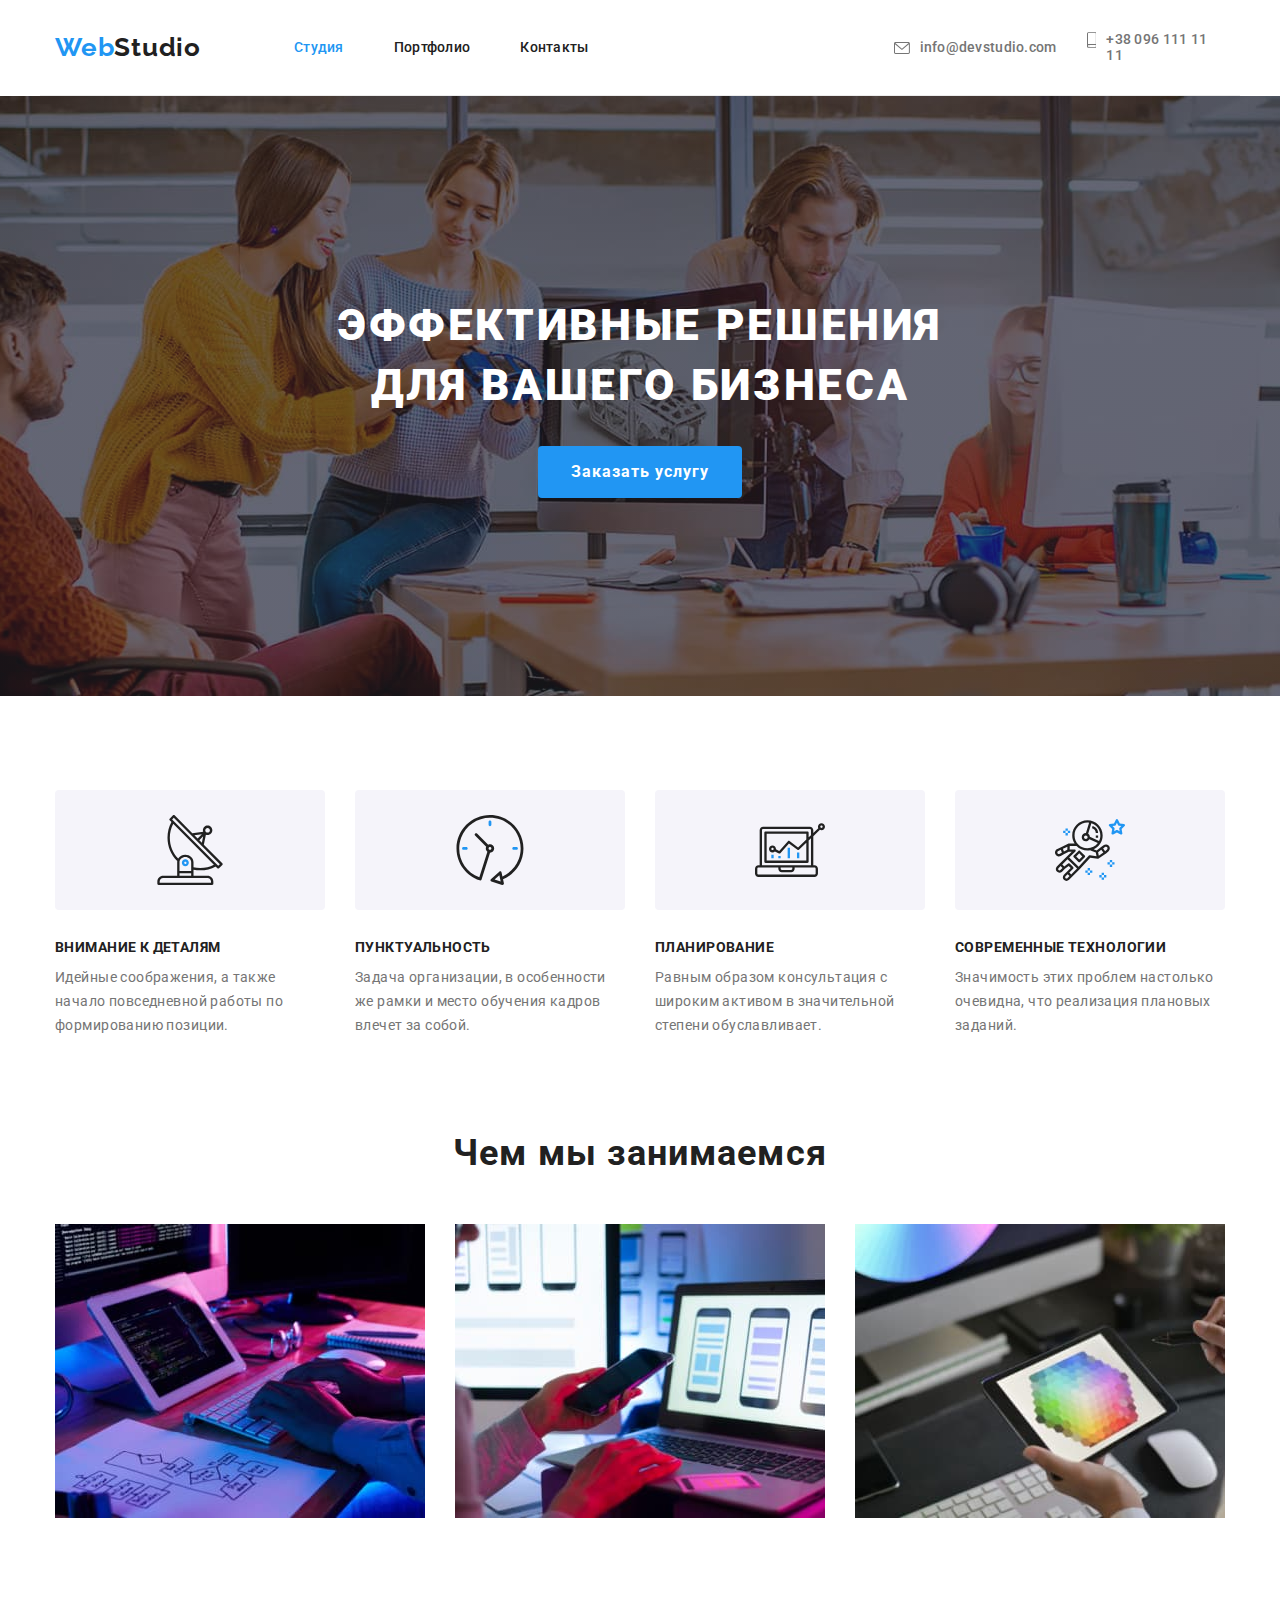
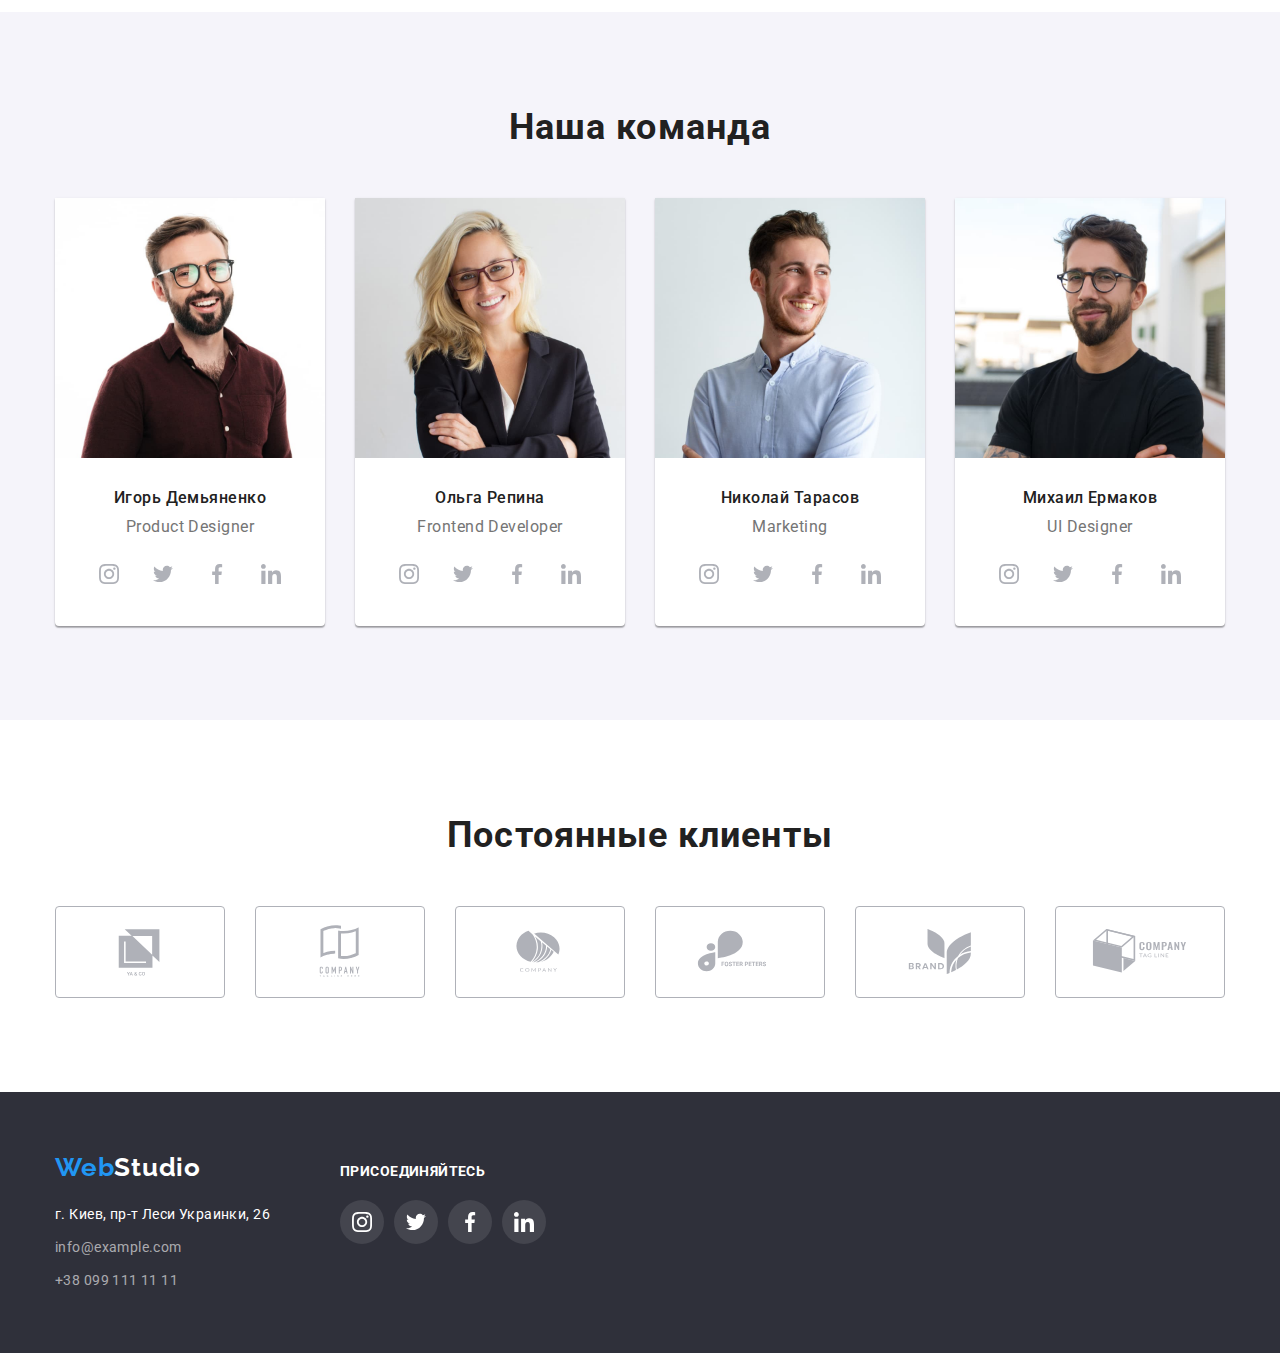
<file: index.html>
<!DOCTYPE html>
<html lang="ru">
  <head>
    <meta charset="UTF-8" />
    <meta http-equiv="X-UA-Compatible" content="IE=edge" />
    <meta name="viewport" content="width=device-width, initial-scale=1.0" />
    <title lang="en">html homework-02</title>
    <link rel="preconnect" href="https://fonts.googleapis.com" />
    <link rel="preconnect" href="https://fonts.gstatic.com" crossorigin />
    <link
      href="https://fonts.googleapis.com/css2?family=Raleway:wght@700&family=Roboto:wght@400;500;700;900&display=swap"
      rel="stylesheet"
    />

    <link
      rel="stylesheet"
      href="https://cdnjs.cloudflare.com/ajax/libs/modern-normalize/1.1.0/modern-normalize.min.css"
    />

    <link rel="stylesheet" href="./css/styles.css" />
  </head>
  <body>
    <!--Header-->
    <header>
      <div class="flex container">
        <nav class="flex vert-center">
          <a class="logo" href="./index.html"> <span class="word-web">Web</span>Studio</a>
          <ul class="flex list">
            <li class="item">
              <a class="nav-link" href=""><span class="word-web">Студия</span></a>
            </li>
            <li class="item">
              <a class="nav-link" href="./portfolio.html">Портфолио</a>
            </li>
            <li class="item">
              <a class="nav-link" href="">Контакты</a>
            </li>
          </ul>
        </nav>
        <ul class="contacts list">
          <li class="item-contacts">
            <a class="mail-phone" href="mailto:info@devstudio.com">
              <svg class="color top-marg" width="16" height="12">
                <use href="./images/icons.svg#header-envelope"></use>
              </svg>
              info@devstudio.com
            </a>
          </li>
          <li class="item-contacts">
            <a class="mail-phone" href="tel:+380961111111">
              <svg class="color" width="10" height="16">
                <use href="./images/icons.svg#header-smartphone"></use>
              </svg>
              +38 096 111 11 11
            </a>
          </li>
        </ul>
      </div>
    </header>

    <!--Main-->
    <main>
      <!--Блок Герой-->
      <section class="hero">
        <div class="overlay">
          <h1 class="hero-title">
            Эффективные решения <br />
            для вашего бизнеса
          </h1>
          <button type="button" class="hero-button">Заказать услугу</button>
        </div>
      </section>
      <!--Блок "Наши достоинства" -->
      <section class="section">
        <div class="container">
          <!--Условный заголовок секции-->
          <h2 hidden class="section-title">Наши достоинства</h2>
          <ul class="our-advant-set list">
            <li class="item-adv">
              <div class="thumb">
                <svg width="70" height="70">
                  <use href="./images/icons.svg#advant-antenna"></use>
                </svg>
              </div>
              <h3 class="section-subtitle">Внимание к деталям</h3>
              <p class="section-paragraph">
                Идейные соображения, а также начало повседневной работы по формированию позиции.
              </p>
            </li>
            <li class="item-adv">
              <div class="thumb">
                <svg width="70" height="70">
                  <use href="./images/icons.svg#advant-clock"></use>
                </svg>
              </div>
              <h3 class="section-subtitle">Пунктуальность</h3>
              <p class="section-paragraph">
                Задача организации, в особенности же рамки и место обучения кадров влечет за собой.
              </p>
            </li>
            <li class="item-adv">
              <div class="thumb">
                <svg width="70" height="70">
                  <use href="./images/icons.svg#advant-diagram"></use>
                </svg>
              </div>
              <h3 class="section-subtitle">Планирование</h3>
              <p class="section-paragraph">
                Равным образом консультация с широким активом в значительной степени обуславливает.
              </p>
            </li>
            <li class="item-adv">
              <div class="thumb">
                <svg width="70" height="70">
                  <use href="./images/icons.svg#advant-astronaut"></use>
                </svg>
              </div>
              <h3 class="section-subtitle">Современные технологии</h3>
              <p class="section-paragraph">
                Значимость этих проблем настолько очевидна, что реализация плановых заданий.
              </p>
            </li>
          </ul>
        </div>
      </section>
      <!--Блок "Чем мы занимаемся"-->
      <section class="section no-padding-top">
        <div class="container">
          <h2 class="section-title">Чем мы занимаемся</h2>
          <ul class="flex list">
            <li class="our-business">
              <img
                class="no-bottom-space"
                src="./images/img-box1.jpg"
                alt="Фото деятельности-1"
                width="370"
              />
            </li>
            <li class="our-business">
              <img
                class="no-bottom-space"
                src="./images/img-box2.jpg"
                alt="Фото деятельности-2"
                width="370"
              />
            </li>
            <li class="our-business">
              <img
                class="no-bottom-space"
                src="./images/img-box3.jpg"
                alt="Фото деятельности-3"
                width="370"
              />
            </li>
          </ul>
        </div>
      </section>
      <!--Блок "Наша команда"-->
      <section class="section grey">
        <div class="container">
          <h2 class="section-title">Наша команда</h2>
          <ul class="flex list">
            <!-- Демьяненко -->
            <li class="team-item">
              <img
                class="no-bottom-space"
                src="./images/img-demjanenko.jpg"
                alt="Игорь Демьяненко"
                width="270"
              />
              <div class="title-paragr">
                <h3 class="team-title">Игорь Демьяненко</h3>
                <p class="team-paragraph" lang="en">Product Designer</p>
              </div>

              <!-- Блок соцсети с ховером для Демьяненко-->
              <div class="soc-net">
                <ul class="flex list">
                  <li class="soc-item">
                    <a class="soc-net-icon" href="http://instagram.com">
                      <svg class="icon-color" width="20" height="20">
                        <use href="./images/icons.svg#instagram"></use>
                      </svg>
                    </a>
                  </li>
                  <li class="soc-item">
                    <a class="soc-net-icon" href="http://twitter.com">
                      <svg class="icon-color" width="20" height="20">
                        <use href="./images/icons.svg#twitter"></use>
                      </svg>
                    </a>
                  </li>
                  <li class="soc-item">
                    <a class="soc-net-icon" href="http://facebook.com">
                      <svg class="icon-color" width="20" height="20">
                        <use href="./images/icons.svg#facebook"></use>
                      </svg>
                    </a>
                  </li>
                  <li class="soc-item">
                    <a class="soc-net-icon" href="http://linkedin.com">
                      <svg class="icon-color" width="20" height="20">
                        <use href="./images/icons.svg#linkedin"></use>
                      </svg>
                    </a>
                  </li>
                </ul>
              </div>
            </li>

            <!-- Репина -->
            <li class="team-item">
              <img
                class="no-bottom-space"
                src="./images/img-repina.jpg"
                alt="Ольга Репина"
                width="270"
              />
              <div class="title-paragr">
                <h3 class="team-title">Ольга Репина</h3>
                <p class="team-paragraph" lang="en">Frontend Developer</p>
              </div>

              <!-- Блок соцсети с ховером для Репиной-->
              <div class="soc-net">
                <ul class="flex list">
                  <li class="soc-item">
                    <a class="soc-net-icon" href="http://instagram.com">
                      <svg class="icon-color" width="20" height="20">
                        <use href="./images/icons.svg#instagram"></use>
                      </svg>
                    </a>
                  </li>
                  <li class="soc-item">
                    <a class="soc-net-icon" href="http://twitter.com">
                      <svg class="icon-color" width="20" height="20">
                        <use href="./images/icons.svg#twitter"></use>
                      </svg>
                    </a>
                  </li>
                  <li class="soc-item">
                    <a class="soc-net-icon" href="http://facebook.com">
                      <svg class="icon-color" width="20" height="20">
                        <use href="./images/icons.svg#facebook"></use>
                      </svg>
                    </a>
                  </li>
                  <li class="soc-item">
                    <a class="soc-net-icon" href="http://linkedin.com">
                      <svg class="icon-color" width="20" height="20">
                        <use href="./images/icons.svg#linkedin"></use>
                      </svg>
                    </a>
                  </li>
                </ul>
              </div>
            </li>

            <!-- Тарасов -->
            <li class="team-item">
              <img
                class="no-bottom-space"
                src="./images/img-tarasov.jpg"
                alt="Николай Тарасов"
                width="270"
              />
              <div class="title-paragr">
                <h3 class="team-title">Николай Тарасов</h3>
                <p class="team-paragraph" lang="en">Marketing</p>
              </div>

              <!-- Блок соцсети с ховером для Тарасова-->
              <div class="soc-net">
                <ul class="flex list">
                  <li class="soc-item">
                    <a class="soc-net-icon" href="http://instagram.com">
                      <svg class="icon-color" width="20" height="20">
                        <use href="./images/icons.svg#instagram"></use>
                      </svg>
                    </a>
                  </li>
                  <li class="soc-item">
                    <a class="soc-net-icon" href="http://twitter.com">
                      <svg class="icon-color" width="20" height="20">
                        <use href="./images/icons.svg#twitter"></use>
                      </svg>
                    </a>
                  </li>
                  <li class="soc-item">
                    <a class="soc-net-icon" href="http://facebook.com">
                      <svg class="icon-color" width="20" height="20">
                        <use href="./images/icons.svg#facebook"></use>
                      </svg>
                    </a>
                  </li>
                  <li class="soc-item">
                    <a class="soc-net-icon" href="http://linkedin.com">
                      <svg class="icon-color" width="20" height="20">
                        <use href="./images/icons.svg#linkedin"></use>
                      </svg>
                    </a>
                  </li>
                </ul>
              </div>
            </li>

            <!-- Ермаков -->
            <li class="team-item">
              <img
                class="no-bottom-space"
                src="./images/img-ermakov.jpg"
                alt="Михаил Ермаков"
                width="270"
              />
              <div class="title-paragr">
                <h3 class="team-title">Михаил Ермаков</h3>
                <p class="team-paragraph" lang="en">UI Designer</p>
              </div>

              <!-- Блок соцсети с ховером для Ермакова-->
              <div class="soc-net">
                <ul class="flex list">
                  <li class="soc-item">
                    <a class="soc-net-icon" href="http://instagram.com">
                      <svg class="icon-color" width="20" height="20">
                        <use href="./images/icons.svg#instagram"></use>
                      </svg>
                    </a>
                  </li>
                  <li class="soc-item">
                    <a class="soc-net-icon" href="http://twitter.com">
                      <svg class="icon-color" width="20" height="20">
                        <use href="./images/icons.svg#twitter"></use>
                      </svg>
                    </a>
                  </li>
                  <li class="soc-item">
                    <a class="soc-net-icon" href="http://facebook.com">
                      <svg class="icon-color" width="20" height="20">
                        <use href="./images/icons.svg#facebook"></use>
                      </svg>
                    </a>
                  </li>
                  <li class="soc-item">
                    <a class="soc-net-icon" href="http://linkedin.com">
                      <svg class="icon-color" width="20" height="20">
                        <use href="./images/icons.svg#linkedin"></use>
                      </svg>
                    </a>
                  </li>
                </ul>
              </div>
            </li>
          </ul>
        </div>
      </section>
      <!-- Блок Постоянные клиенты -->
      <section class="section">
        <div class="container">
          <h2 class="section-title">Постоянные клиенты</h2>
          <ul class="box-clients list">
            <li class="client-item">
              <a class="clients" href="">
                <svg class="client-icon" width="106" height="60">
                  <use href="./images/icons.svg#client1"></use>
                </svg>
              </a>
            </li>
            <li class="client-item">
              <a class="clients" href="">
                <svg class="client-icon" width="106" height="60">
                  <use href="./images/icons.svg#client2"></use>
                </svg>
              </a>
            </li>
            <li class="client-item">
              <a class="clients" href="">
                <svg class="client-icon" width="106" height="60">
                  <use href="./images/icons.svg#client3"></use>
                </svg>
              </a>
            </li>
            <li class="client-item">
              <a class="clients" href="">
                <svg class="client-icon" width="106" height="60">
                  <use href="./images/icons.svg#client4"></use>
                </svg>
              </a>
            </li>
            <li class="client-item">
              <a class="clients" href="">
                <svg class="client-icon" width="106" height="60">
                  <use href="./images/icons.svg#client5"></use>
                </svg>
              </a>
            </li>
            <li class="client-item">
              <a class="clients" href="">
                <svg class="client-icon" width="106" height="60">
                  <use href="./images/icons.svg#client6"></use>
                </svg>
              </a>
            </li>
          </ul>
        </div>
      </section>
    </main>

    <!--Footer-->
    <footer class="footer">
      <div class="container">
        <ul class="footer-flex list">
          <li>
            <div class="no-right-margin">
              <a class="logo logo-footer" href="./index.html"
                ><span class="word-web">Web</span>Studio</a
              >
              <address>
                <ul class="contacts-footer list">
                  <li class="item-footer">
                    <p class="address-footer">г. Киев, пр-т Леси Украинки, 26</p>
                  </li>
                  <li class="item-footer">
                    <a class="link-footer" href="mailto:info@example.com">info@example.com</a>
                  </li>
                  <li class="item-footer">
                    <a class="link-footer" href="tel:+380991111111">+38 099 111 11 11</a>
                  </li>
                </ul>
              </address>
            </div>
          </li>
          <li>
            <!-- Иконки соцсетей Присоединяйтесь -->
            <div class="join">
              <h3 class="section-subtitle foot-subtitle">Присоединяйтесь</h3>
              <ul class="footer-flex list">
                <li class="foot-soc-item">
                  <a class="soc-net-icon different-colors" href="http://instagram.com">
                    <svg class="foot-icon-col" width="20" height="20">
                      <use href="./images/icons.svg#instagram"></use>
                    </svg>
                  </a>
                </li>
                <li class="foot-soc-item">
                  <a class="soc-net-icon different-colors" href="http://twitter.com">
                    <svg class="foot-icon-col" width="20" height="20">
                      <use href="./images/icons.svg#twitter"></use>
                    </svg>
                  </a>
                </li>
                <li class="foot-soc-item">
                  <a class="soc-net-icon different-colors" href="http://facebook.com">
                    <svg class="foot-icon-col" width="20" height="20">
                      <use href="./images/icons.svg#facebook"></use>
                    </svg>
                  </a>
                </li>
                <li class="foot-soc-item">
                  <a class="soc-net-icon different-colors" href="http://linkedin.com">
                    <svg class="foot-icon-col" width="20" height="20">
                      <use href="./images/icons.svg#linkedin"></use>
                    </svg>
                  </a>
                </li>
              </ul>
            </div>
          </li>
        </ul>
      </div>
    </footer>
  </body>
</html>
</file>
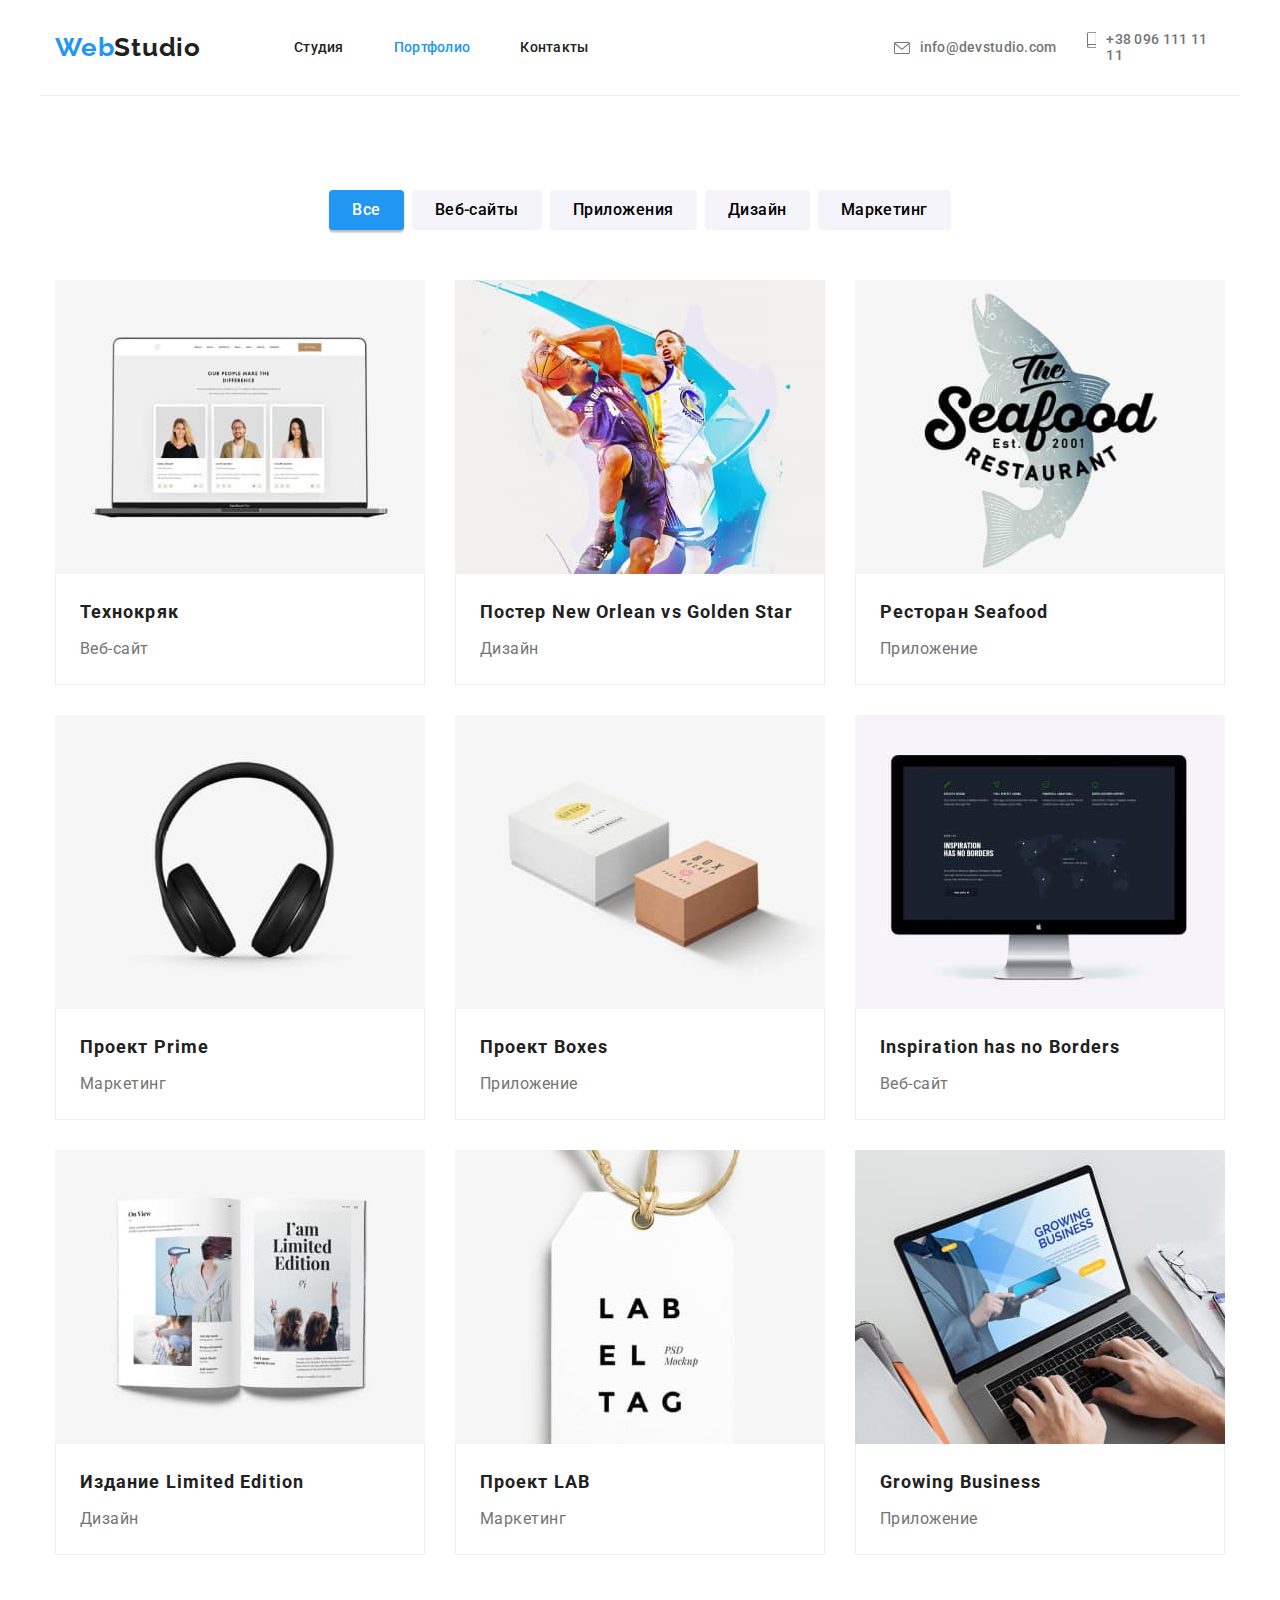
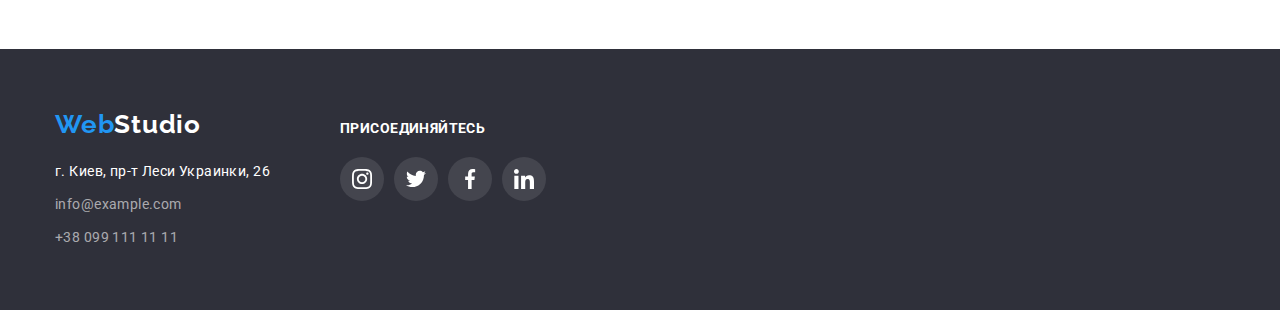
<file: portfolio.html>
<!DOCTYPE html>
<html lang="ru">
  <head>
    <meta charset="UTF-8" />
    <meta http-equiv="X-UA-Compatible" content="IE=edge" />
    <meta name="viewport" content="width=device-width, initial-scale=1.0" />
    <title lang="en">html homework-02</title>
    <link rel="preconnect" href="https://fonts.googleapis.com" />
    <link rel="preconnect" href="https://fonts.gstatic.com" crossorigin />
    <link
      href="https://fonts.googleapis.com/css2?family=Raleway:wght@700&family=Roboto:wght@400;500;700;900&display=swap"
      rel="stylesheet"
    />
    <link
      rel="stylesheet"
      href="https://cdnjs.cloudflare.com/ajax/libs/modern-normalize/1.1.0/modern-normalize.min.css"
    />
    <link rel="stylesheet" href="./css/styles.css" />
  </head>
  <body>
    <!--Header-->
    <header>
      <div class="flex container">
        <nav class="flex vert-center">
          <a class="logo" href="./index.html"> <span class="word-web">Web</span>Studio</a>
          <ul class="flex list">
            <li class="item">
              <a class="nav-link" href="./index.html">Студия</a>
            </li>
            <li class="item">
              <a class="nav-link" href="./portfolio.html"
                ><span class="word-web">Портфолио</span></a
              >
            </li>
            <li class="item">
              <a class="nav-link" href="">Контакты</a>
            </li>
          </ul>
        </nav>
        <ul class="contacts list">
          <li class="item-contacts">
            <a class="mail-phone" href="mailto:info@devstudio.com">
              <svg class="color top-marg" width="16" height="12">
                <use href="./images/icons.svg#header-envelope"></use>
              </svg>
              info@devstudio.com
            </a>
          </li>
          <li class="item-contacts">
            <a class="mail-phone" href="tel:+380961111111">
              <svg class="color" width="10" height="16">
                <use href="./images/icons.svg#header-smartphone"></use>
              </svg>
              +38 096 111 11 11</a
            >
          </li>
        </ul>
      </div>
    </header>

    <!--Main-->
    <main>
      <section class="section">
        <div class="container">
          <!-- Условный заголовок секции -->
          <h1 hidden>Наше портфолио</h1>
          <!-- Список кнопок -->
          <ul class="filter-flex list">
            <li class="portfolio-menu">
              <button type="button" class="filter-buttons current-button">Все</button>
            </li>
            <li class="portfolio-menu">
              <button type="button" class="filter-buttons">Веб-сайты</button>
            </li>
            <li class="portfolio-menu">
              <button type="button" class="filter-buttons">Приложения</button>
            </li>
            <li class="portfolio-menu">
              <button type="button" class="filter-buttons">Дизайн</button>
            </li>
            <li class="portfolio-menu">
              <button type="button" class="filter-buttons">Маркетинг</button>
            </li>
          </ul>
          <!-- Список работ в портфолио-->
          <ul class="portfolio list">
            <li class="portfolio-item">
              <a class="portfolio-link" href="">
                <img
                  class="no-bottom-space"
                  src="./images/img-portfolio-technokrjack.jpg"
                  alt="Технокряк"
                  width="370"
                  height="294"
                />
                <div class="portfolio-name">
                  <h2 class="portfolio-title">Технокряк</h2>
                  <p class="portfolio-paragraph">Веб-сайт</p>
                </div>
              </a>
            </li>
            <li class="portfolio-item">
              <a class="portfolio-link" href="">
                <img
                  class="no-bottom-space"
                  src="./images/img-portfolio-new-orlean.jpg"
                  alt="Постер New Orlean vs Golden Star"
                  width="370"
                  height="294"
                />
                <div class="portfolio-name">
                  <h2 class="portfolio-title">Постер New Orlean vs Golden Star</h2>
                  <p class="portfolio-paragraph">Дизайн</p>
                </div>
              </a>
            </li>
            <li class="portfolio-item">
              <a class="portfolio-link" href="">
                <img
                  class="no-bottom-space"
                  src="./images/img-portfolio-seafood.jpg"
                  alt="Ресторан Seafood"
                  width="370"
                  height="294"
                />
                <div class="portfolio-name">
                  <h2 class="portfolio-title">Ресторан Seafood</h2>
                  <p class="portfolio-paragraph">Приложение</p>
                </div>
              </a>
            </li>
            <li class="portfolio-item">
              <a class="portfolio-link" href="">
                <img
                  class="no-bottom-space"
                  src="./images/img-portfolio-prime.jpg"
                  alt="Проект Prime"
                  width="370"
                  height="294"
                />
                <div class="portfolio-name">
                  <h2 class="portfolio-title">Проект Prime</h2>
                  <p class="portfolio-paragraph">Маркетинг</p>
                </div>
              </a>
            </li>
            <li class="portfolio-item">
              <a class="portfolio-link" href="">
                <img
                  class="no-bottom-space"
                  src="./images/img-portfolio-boxes.jpg"
                  alt="Проект Boxes"
                  width="370"
                  height="294"
                />
                <div class="portfolio-name">
                  <h2 class="portfolio-title">Проект Boxes</h2>
                  <p class="portfolio-paragraph">Приложение</p>
                </div>
              </a>
            </li>
            <li class="portfolio-item">
              <a class="portfolio-link" href="">
                <img
                  class="no-bottom-space"
                  src="./images/img-portfolio-inspiration.jpg"
                  alt="Inspiration has no Borders"
                  width="370"
                  height="294"
                />
                <div class="portfolio-name">
                  <h2 class="portfolio-title">Inspiration has no Borders</h2>
                  <p class="portfolio-paragraph">Веб-сайт</p>
                </div>
              </a>
            </li>
            <li class="portfolio-item">
              <a class="portfolio-link" href="">
                <img
                  class="no-bottom-space"
                  src="./images/img-portfolio-limited-edition.jpg"
                  alt="Издание Limited Edition"
                  width="370"
                  height="294"
                />
                <div class="portfolio-name">
                  <h2 class="portfolio-title">Издание Limited Edition</h2>
                  <p class="portfolio-paragraph">Дизайн</p>
                </div>
              </a>
            </li>
            <li class="portfolio-item">
              <a class="portfolio-link" href="">
                <img
                  class="no-bottom-space"
                  src="./images/img-portfolio-lab.jpg"
                  alt="Проект LAB"
                  width="370"
                  height="294"
                />
                <div class="portfolio-name">
                  <h2 class="portfolio-title">Проект LAB</h2>
                  <p class="portfolio-paragraph">Маркетинг</p>
                </div>
              </a>
            </li>
            <li class="portfolio-item">
              <a class="portfolio-link" href="">
                <img
                  class="no-bottom-space"
                  src="./images/img-portfolio-growing-bis.jpg"
                  alt="Growing Business"
                  width="370"
                  height="294"
                />
                <div class="portfolio-name">
                  <h2 class="portfolio-title">Growing Business</h2>
                  <p class="portfolio-paragraph">Приложение</p>
                </div>
              </a>
            </li>
          </ul>
        </div>
      </section>
    </main>

    <!--Footer-->
    <footer class="footer">
      <div class="container">
        <ul class="footer-flex list">
          <li>
            <div class="no-right-margin">
              <a class="logo logo-footer" href="./index.html"
                ><span class="word-web">Web</span>Studio</a
              >
              <address>
                <ul class="contacts-footer list">
                  <li class="item-footer">
                    <p class="address-footer">г. Киев, пр-т Леси Украинки, 26</p>
                  </li>
                  <li class="item-footer">
                    <a class="link-footer" href="mailto:info@example.com">info@example.com</a>
                  </li>
                  <li class="item-footer">
                    <a class="link-footer" href="tel:+380991111111">+38 099 111 11 11</a>
                  </li>
                </ul>
              </address>
            </div>
          </li>
          <li>
            <!-- Иконки соцсетей Присоединяйтесь -->
            <div class="join">
              <h3 class="section-subtitle foot-subtitle">Присоединяйтесь</h3>
              <ul class="footer-flex list">
                <li class="foot-soc-item">
                  <a class="soc-net-icon different-colors" href="http://instagram.com">
                    <svg class="foot-icon-col" width="20" height="20">
                      <use href="./images/icons.svg#instagram"></use>
                    </svg>
                  </a>
                </li>
                <li class="foot-soc-item">
                  <a class="soc-net-icon different-colors" href="http://twitter.com">
                    <svg class="foot-icon-col" width="20" height="20">
                      <use href="./images/icons.svg#twitter"></use>
                    </svg>
                  </a>
                </li>
                <li class="foot-soc-item">
                  <a class="soc-net-icon different-colors" href="http://facebook.com">
                    <svg class="foot-icon-col" width="20" height="20">
                      <use href="./images/icons.svg#facebook"></use>
                    </svg>
                  </a>
                </li>
                <li class="foot-soc-item">
                  <a class="soc-net-icon different-colors" href="http://linkedin.com">
                    <svg class="foot-icon-col" width="20" height="20">
                      <use href="./images/icons.svg#linkedin"></use>
                    </svg>
                  </a>
                </li>
              </ul>
            </div>
          </li>
        </ul>
      </div>
    </footer>
  </body>
</html>
</file>
<file: css/styles.css>
:root {
/* Цвета шрифта */
  --primary-color: #212121;
  --secondary-color: #757575;
  --accent-color: #2196F3;
  --accent-button-color: #fff;
  --hero-title-color: #fff;
  --footer-font-color: #fff;
  --link-footer-color: rgba(255, 255, 255, 0.6);
/* Цвета фона */
  --primary-bgr-color: #fff;
  --accent-bgr-color: #2196F3;
  --hero-butt-active: #188CE8;
  --hero-bgr-color: #C4C4C4;
  --advant-iconbgr-col: #F5F4FA;

  --icon-bgr-color: #fff;
  --icon-color: #AFB1B8;

  --clients-icon-bgr-col: #fff;
  --clients-icon-color: #AFB1B8;
  --clients-border-col: #AFB1B8;

  --footer-bgr-color: #2F303A;
  --footer-icon-color: #fff;
  --team-bgr-color: #F5F4FA;
  --filter-butt-bgr-col: #F5F4FA;
/* Цвет рамок */
  --border-bottom-header: #ECECEC;
  --border-bottom-card: #EEEEEE;
}



html {
  box-sizing: border-box;
}

*,
*::before,
*::after {
  box-sizing: inherit;
}


body {
  margin: 0;
  color: var(--primary-color);
  /* background-color: #fff; */
  font-family: 'Roboto', sans-serif;
  font-size: 14px;
}

.list {
  list-style: none;
  padding: 0;
  margin: 0;

}

.container {
  width: 1200px;
  margin: 0 auto;
  padding-left: 15px;
  padding-right: 15px;
  /* outline: 2px solid tomato; */
}



/* Логотип */
.logo {
  margin-right: 93px;

  color: inherit;
  text-decoration: none;
  
  font-family: "Raleway", sans-serif;
  font-weight: 700;
  font-size: 26px;
  line-height: 1.19;
  letter-spacing: 0.03em;
}

.word-web {
  color: var(--accent-color);
}

/* Site navigation */


.flex {
  display: flex;
}

.vert-center {
  align-items: center;
}


.flex.container {
  border-bottom: 1px solid var(--border-bottom-header);
}


.flex.list .item:not(:last-child) {
  margin-right: 50px;
}

.nav-link {
  color: inherit;
  text-decoration: none;
 
  font-weight: 500;
  /* font-size: 14px; */
  line-height: 1.14;
  letter-spacing: 0.02em;
}
.nav-link:hover,
.nav-link:focus {
  color: var(--accent-color);
}

.flex.list .nav-link {
  display: flex;
  padding-top: 32px;
  padding-bottom: 31px;
}


                /* Е-мейл и адрес */
.contacts {
  display: flex;
  align-items: center;
  margin-left: 305px;
  }

.item-contacts {
  display: flex;
}

.mail-phone {
  display: flex; 
  
  color: var(--secondary-color);
  text-decoration: none;
  font-weight: 500;
  /* font-size: 14px; */
  line-height: 1.14;
  letter-spacing: 0.02em;
}

.color {
  fill: currentColor;
  margin-right: 10px;
}

.top-marg {
  margin-top: 2px;
}

.mail-phone:hover,
.mail-phone:focus {
  color: var(--accent-color);
}

.contacts.list .mail-phone {
  padding-top: 32px;
  padding-bottom: 31px;
}

.contacts.list .item-contacts + .item-contacts {
  margin-left: 30px;
}





                    /* Hero */
.hero {
  /* padding-top: 200px;
  padding-bottom: 200px; */
  margin-left: auto;
  margin-right: auto; 
  text-align: center;
  
  /* outline: 10px solid tomato; */
}

.overlay {
  max-width: 1600px;
  height: 600px;
  margin-left: auto;
  margin-right: auto;
  background: linear-gradient(
    to right, 
    rgba(47, 48, 58, 0.4),
    rgba(47, 48, 58, 0.4)
    ), url('../images/bgr-image-optim.jpg');
  background-position: center;
  background-size: cover;
  background-color: var(--hero-bgr-color);
}


.hero-title {
  margin-top: 0;
  margin-bottom: 30px;
  padding-top: 200px;

  color: var(--hero-title-color);
  
  font-weight: 900;
  font-size: 44px;
  line-height: 1.36;
  letter-spacing: 0.06em;
  text-transform: uppercase;
}

.hero-button {
  display: inline-block;
  border-radius: 4px;
  border: 1px solid transparent;
  padding: 10px 32px;
  min-width: 200px;

  /* margin-bottom: 200px; */

  color: var(--accent-button-color);
    background-color: var(--accent-bgr-color);

    font-family: inherit;
    font-weight: 700;
    font-size: 16px;
    line-height: 1.875;
    /* align-items: center;
    text-align: center; */
    letter-spacing: 0.06em;
}

.hero-button:hover,
.hero-button:focus {
  color: var(--accent-button-color);
  background-color: var(--hero-butt-active);
  cursor: pointer;
}

.section {
  padding-top: 94px;
  padding-bottom: 94px;
}

.no-padding-top {
  padding-top: 0;
}
/* Наши достоинства */

.section-title {
  margin-top: 0;
  margin-bottom: 50px;
  font-weight: 700;
  font-size: 36px;
  line-height: 1.17;
  text-align: center;
  letter-spacing: 0.03em;
}

.our-advant-set {
  display: flex;
  column-gap: 30px;
}

.our-advant-set .item-adv {
  flex-basis: calc((100% - 90px) / 4);
}

.thumb {
  display: flex;
  width: 270px;
  height: 120px;
  border-radius: 4px;

  align-items: center;
  justify-content: center;
  margin-bottom: 30px;
  background: var(--advant-iconbgr-col);
}


.section-subtitle {
  margin-top: 0;
  margin-bottom: 10px;
  
  font-weight: 700;
  font-size: 14px;
  line-height: 1.14;
  letter-spacing: 0.03em;
  text-transform: uppercase;
}

.section-paragraph {
  margin-top: 0;
  margin-bottom: 0;
  color: var(--secondary-color);
  
  /* font-weight: 400; */
  /* font-size: 14px; */
  line-height: 1.71;
  letter-spacing: 0.03em;
}


/* Чем мы занимаемся */

.no-bottom-space {
  /* Убирает зазор снизу картинки */
  display: flex;
}

.our-business:not(:last-child) {
  margin-right: 30px;
}


/* Наша команда */
.grey {
  background-color: var(--team-bgr-color);
}

.team-item {
  background: var(--primary-bgr-color); 
  box-shadow: 0px 1px 3px rgba(0, 0, 0, 0.12), 
  0px 1px 1px rgba(0, 0, 0, 0.14), 
  0px 2px 1px rgba(0, 0, 0, 0.2);
  border-radius: 0px 0px 4px 4px;
}

.team-item:not(:last-child) {
  margin-right: 30px;
}

.title-paragr {
  padding: 30px 0 16px 0;
}

.team-title {
  margin-top: 0;
  margin-bottom: 10px;

  text-align: center;
  font-weight: 500;
  font-size: 16px;
  line-height: 1.19;
  letter-spacing: 0.03em;
}

.team-paragraph {
  margin: 0;

  text-align: center;
    /* font-weight: 400; */
  font-size: 16px;
  line-height: 1.19;
  letter-spacing: 0.03em;
  color: var(--secondary-color);
}


     /* Блок соцсетей с ховером для Команды*/
.soc-net {
  display: flex;
  width: 206px;
  height: 44px;
  margin: 0 32px 30px 32px;
  padding: 0;
  justify-content: center;

    /* outline: 2px solid red; */
}

.soc-item:not(:last-child) {
      margin-right: 10px;
}


.soc-net-icon {
  display: flex;
  width: 44px;
  height: 44px;
  border-radius: 50px;
  align-items: center;
  justify-content: center;

  background-color: var(--icon-bgr-color);
  color: var(--icon-color);


  /* outline: 2px solid green; */
}

.icon-color {
  fill: currentColor;
}
/* Ховер по блоку иконки*/
.soc-net-icon:hover,
.soc-net-icon:focus {
  background-color: var(--accent-color);
  color: var(--accent-button-color);
}



/* Постоянные клиенты */

.box-clients {
  display: flex;
  margin: 0 auto;

  /* outline: 1px solid tomato; */
}

.client-item:not(:last-child) {
  margin-right: 30px;
}

.clients {
  display: flex;
  width: 170px;
  height: 92px;
  align-items: center;
  justify-content: center;
  border: 1px solid var(--clients-border-col);
  border-radius: 4px;

  background-color: var(--clients-icon-bgr-col);
  color: var(--clients-icon-color);
}

.client-icon {
  fill: currentColor;
}

.clients:hover {
border: 1px solid var(--accent-color);
  border-radius: 4px;
  color: var(--accent-color);    
}


/* Footer */

.footer {
  padding: 60px 0;
  
  color: var(--footer-font-color);
  background-color: var(--footer-bgr-color);
}
/* Контакты в футере */

.footer-flex {
  display: flex;
  padding: 0;
  }


.no-right-margin {
  margin-right: 0;
}

.logo-footer {
  display: block;
  margin-right: 0;
  margin-bottom: 20px;
}

.contacts-footer {
  font-style: normal;
}

.item-footer:not(:first-child) {
  margin-top: 9px;
}

.address-footer {
  margin: 0;

  /* font-weight: 400; */
  /* font-size: 14px; */
  line-height: 1.71;
  letter-spacing: 0.03em;
}

.link-footer {
  color: var(--link-footer-color);
  text-decoration: none;

  /* font-weight: 400; */
  /* font-size: 14px; */
  line-height: 1.71;
  letter-spacing: 0.03em;
}

.link-footer:hover,
.link-footer:focus {
  color: var(--accent-color);
}

/* Футер - секция Присоединяйтесь */
.join {
  /* display: flex; */
  width: 206px;
  height: 80px;
  margin: 12px 0 0 70px;

  /* outline: 1px solid wheat; */
}

.foot-subtitle {
  margin-bottom: 20px;
}

.foot-soc-item:not(:last-child) {
  margin-right: 10px;
}

.different-colors {
  background-color: rgba(255, 255, 255, 0.1);
  color: var(--footer-icon-color);
}

.foot-icon-col {
  fill: currentColor;
}

.soc-net-icon:hover,
.soc-net-icon:focus {
  background-color: var(--accent-color);
}



                  /* PORTFOLIO PAGE */

/* Filter buttons */

.filter-flex {
  display: flex;
}

.filter-flex.list {
  justify-content: center;
  margin-bottom: 50px;
}

.portfolio-menu:not(:last-child) {
  margin-right: 8px;

}

.filter-buttons {
  display: inline-block;
  border-radius: 4px;
  border: 1px solid transparent;
  padding: 6px 22px;

  background-color: var(--filter-butt-bgr-col);
  
  font-family: inherit;
  font-weight: 500;
  font-size: 16px;
  line-height: 1.63;
  text-align: center;
  letter-spacing: 0.03em;
}



.current-button {
  color: var(--accent-button-color);
  background-color: var(--accent-bgr-color);
  box-shadow: 0px 3px 1px rgba(0, 0, 0, 0.1),
  0px 1px 2px rgba(0, 0, 0, 0.08),
  0px 2px 2px rgba(0, 0, 0, 0.12);
}

.filter-buttons:hover,
.filter-buttons:focus {
  color: var(--accent-button-color);
  background-color: var(--accent-bgr-color);
  box-shadow: 0px 3px 1px rgba(0, 0, 0, 0.1), 
  0px 1px 2px rgba(0, 0, 0, 0.08), 
  0px 2px 2px rgba(0, 0, 0, 0.12);
  cursor: pointer;
}



/* Секция с работами из Портфолио  */

.portfolio {
  display: flex;
  flex-wrap: wrap;
  gap: 30px;
}

.portfolio .portfolio-item {
  flex-basis: calc((100% - 60px) / 3);
}

.portfolio-link {
  color: inherit;
  text-decoration: none;
}


.portfolio-item:hover {
  box-shadow: 0px 1px 1px rgba(0, 0, 0, 0.12),
      0px 4px 4px rgba(0, 0, 0, 0.06),
      1px 4px 6px rgba(0, 0, 0, 0.16);
}


/* .portfolio-link:hover,
.portfolio-link:focus {
  color: var(--accent-color);
} */

.portfolio-name {
  display: block;
  padding: 20px 24px;
  border-right: 1px solid var(--border-bottom-card);  
  border-bottom: 1px solid var(--border-bottom-card);
  border-left: 1px solid var(--border-bottom-card);

}


.portfolio-title {
  margin-top: 0;
  margin-right: 0;
  margin-bottom: 4px;
  margin-left: 0;

  font-weight: 700;
  font-size: 18px;
  line-height: 2;
  letter-spacing: 0.06em;
}

.portfolio-paragraph {
  /* margin-top: 4px;
  margin-right: 24px;
  margin-bottom: 20px;
  margin-left: 24px; */

  margin: 0;

  color: var(--secondary-color);
  /* font-weight: 400; */
  font-size: 16px;
  line-height: 1.88;
  letter-spacing: 0.03em;
  
}
</file>
